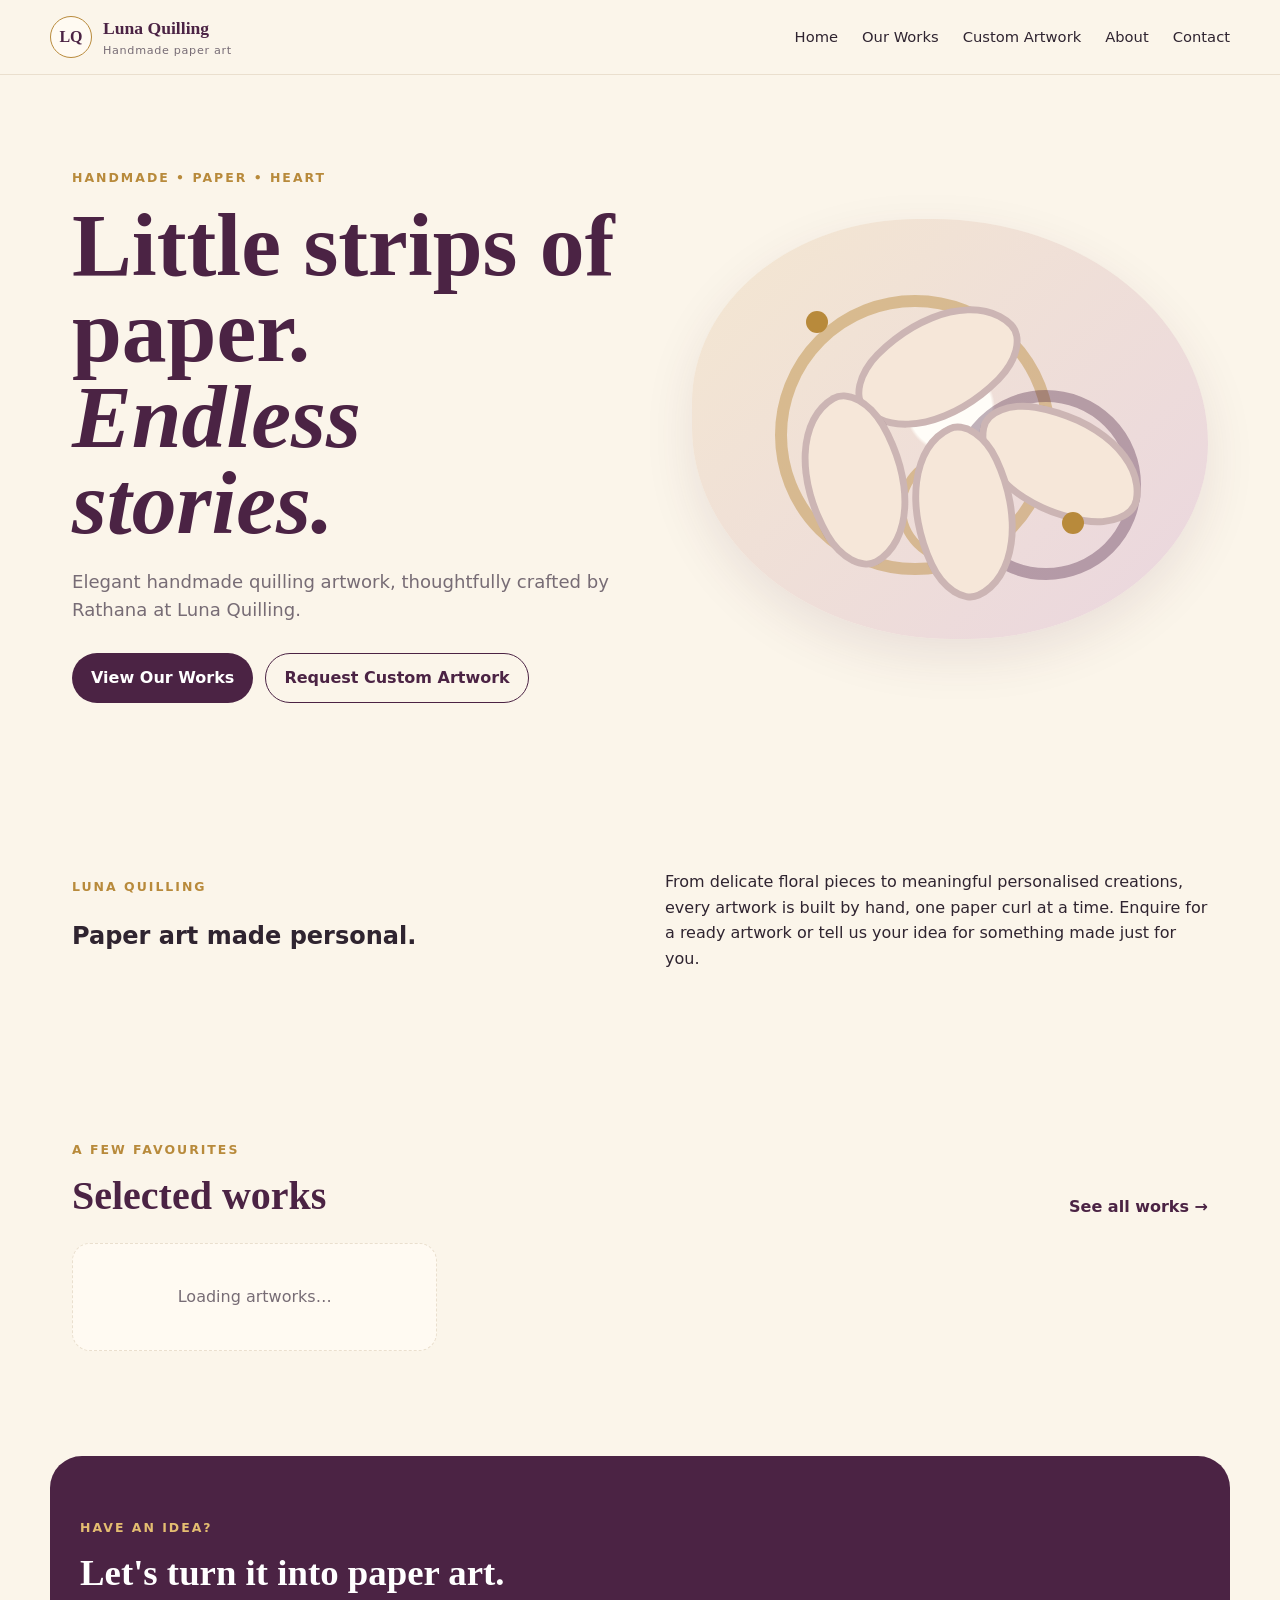
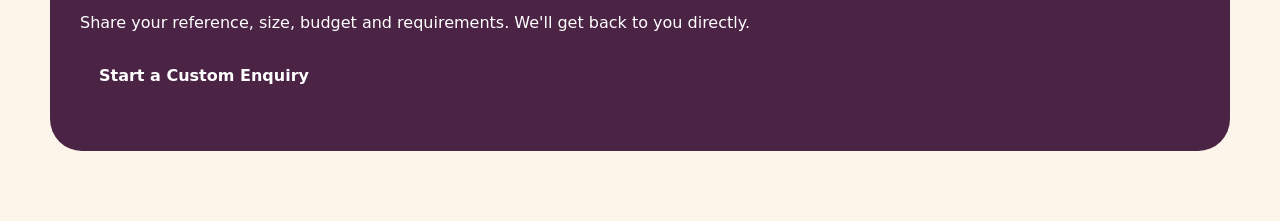
<file: index.html>
<!doctype html>
<html lang="en">
<head>
  <meta charset="utf-8"><meta name="viewport" content="width=device-width,initial-scale=1">
  <meta name="description" content="Luna Quilling — handmade paper quilling art by Rathana. Custom and ready-to-enquire artwork delivered across India.">
  <title>Luna Quilling | Handmade Quilling Art</title>
  <link rel="preconnect" href="https://fonts.googleapis.com"><link rel="preconnect" href="https://fonts.gstatic.com" crossorigin>
  <link href="https://fonts.googleapis.com/css2?family=Cormorant+Garamond:wght@500;600;700&family=DM+Sans:wght@400;500;600&display=swap" rel="stylesheet">
  <link rel="stylesheet" href="styles.css"><script src="config.js"></script><script defer src="script.js"></script>
</head>
<body>
  <div id="site-header"></div>
  <main>
    <section class="hero">
      <div class="hero-copy"><p class="eyebrow">HANDMADE • PAPER • HEART</p><h1>Little strips of paper.<br><em>Endless stories.</em></h1>
      <p class="lead">Elegant handmade quilling artwork, thoughtfully crafted by Rathana at Luna Quilling.</p>
      <div class="actions"><a class="btn btn-primary" href="works.html">View Our Works</a><a class="btn btn-secondary" href="custom.html">Request Custom Artwork</a></div></div>
      <div class="hero-art" aria-hidden="true"><span class="ring r1"></span><span class="ring r2"></span><span class="ring r3"></span><span class="petal p1"></span><span class="petal p2"></span><span class="petal p3"></span><span class="petal p4"></span><span class="dot d1"></span><span class="dot d2"></span></div>
    </section>
    <section class="section intro"><div><p class="eyebrow">LUNA QUILLING</p><h2>Paper art made personal.</h2></div><p>From delicate floral pieces to meaningful personalised creations, every artwork is built by hand, one paper curl at a time. Enquire for a ready artwork or tell us your idea for something made just for you.</p></section>
    <section class="section"><div class="section-heading"><div><p class="eyebrow">A FEW FAVOURITES</p><h2>Selected works</h2></div><a class="text-link" href="works.html">See all works →</a></div><div id="featured-grid" class="art-grid"><div class="loading">Loading artworks…</div></div></section>
    <section class="cta"><div><p class="eyebrow">HAVE AN IDEA?</p><h2>Let's turn it into paper art.</h2><p>Share your reference, size, budget and requirements. We'll get back to you directly.</p></div><a class="btn btn-primary" href="custom.html">Start a Custom Enquiry</a></section>
  </main>
  <div id="site-footer"></div>
</body></html>
</file>
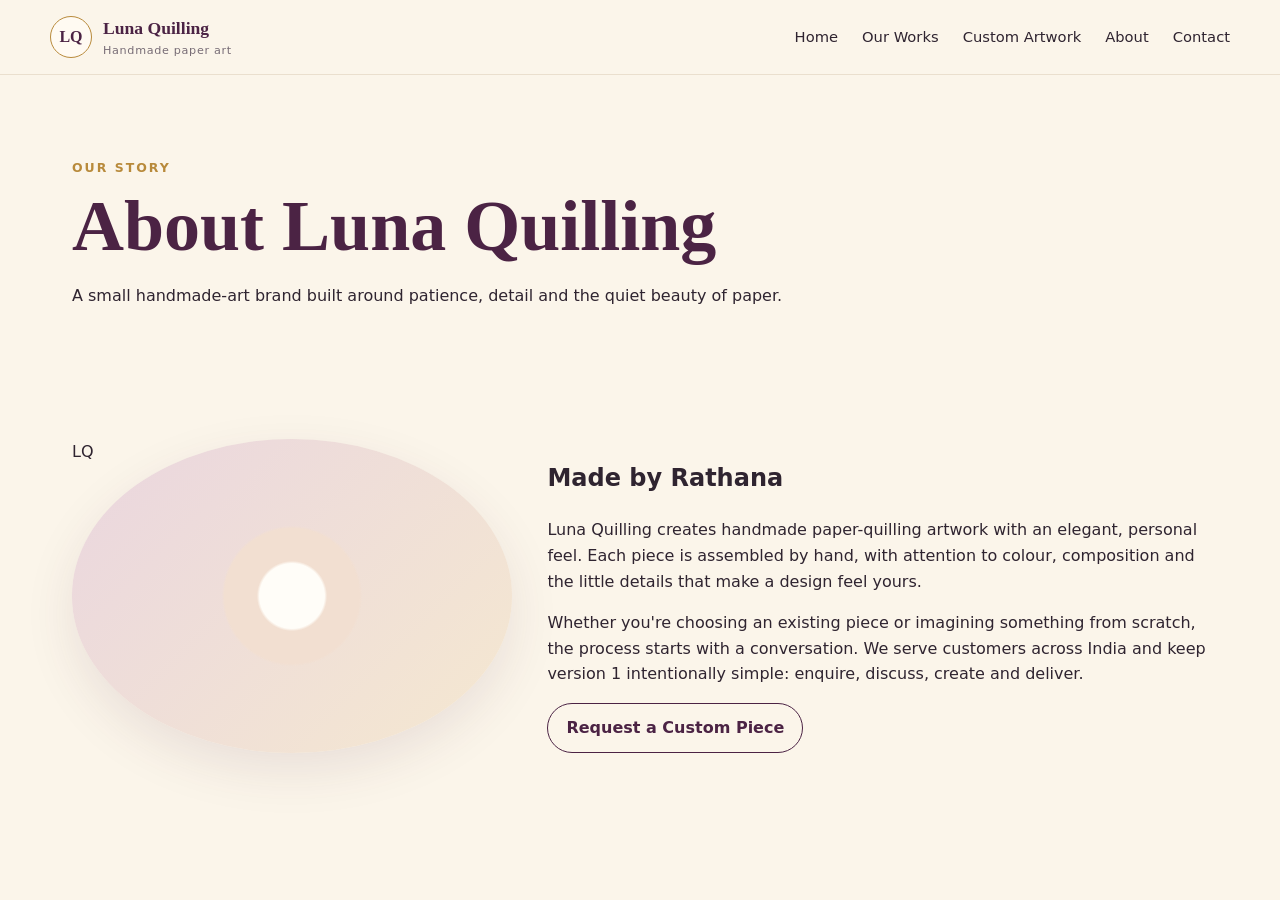
<file: about.html>
<!doctype html>
<html lang="en"><head><meta charset="utf-8"><meta name="viewport" content="width=device-width,initial-scale=1">
<title>About | Luna Quilling</title><link rel="preconnect" href="https://fonts.googleapis.com"><link rel="preconnect" href="https://fonts.gstatic.com" crossorigin><link href="https://fonts.googleapis.com/css2?family=Cormorant+Garamond:wght@500;600;700&family=DM+Sans:wght@400;500;600&display=swap" rel="stylesheet">
<link rel="stylesheet" href="styles.css"><script src="config.js"></script><script defer src="script.js"></script></head>
<body><div id="site-header"></div><main>
<section class="page-hero"><p class="eyebrow">OUR STORY</p><h1>About Luna Quilling</h1><p>A small handmade-art brand built around patience, detail and the quiet beauty of paper.</p></section>
<section class="section story"><div class="story-mark">LQ</div><div><h2>Made by Rathana</h2><p>Luna Quilling creates handmade paper-quilling artwork with an elegant, personal feel. Each piece is assembled by hand, with attention to colour, composition and the little details that make a design feel yours.</p><p>Whether you're choosing an existing piece or imagining something from scratch, the process starts with a conversation. We serve customers across India and keep version 1 intentionally simple: enquire, discuss, create and deliver.</p><a class="btn btn-secondary" href="custom.html">Request a Custom Piece</a></div></section></main><div id="site-footer"></div></body></html>
</file>
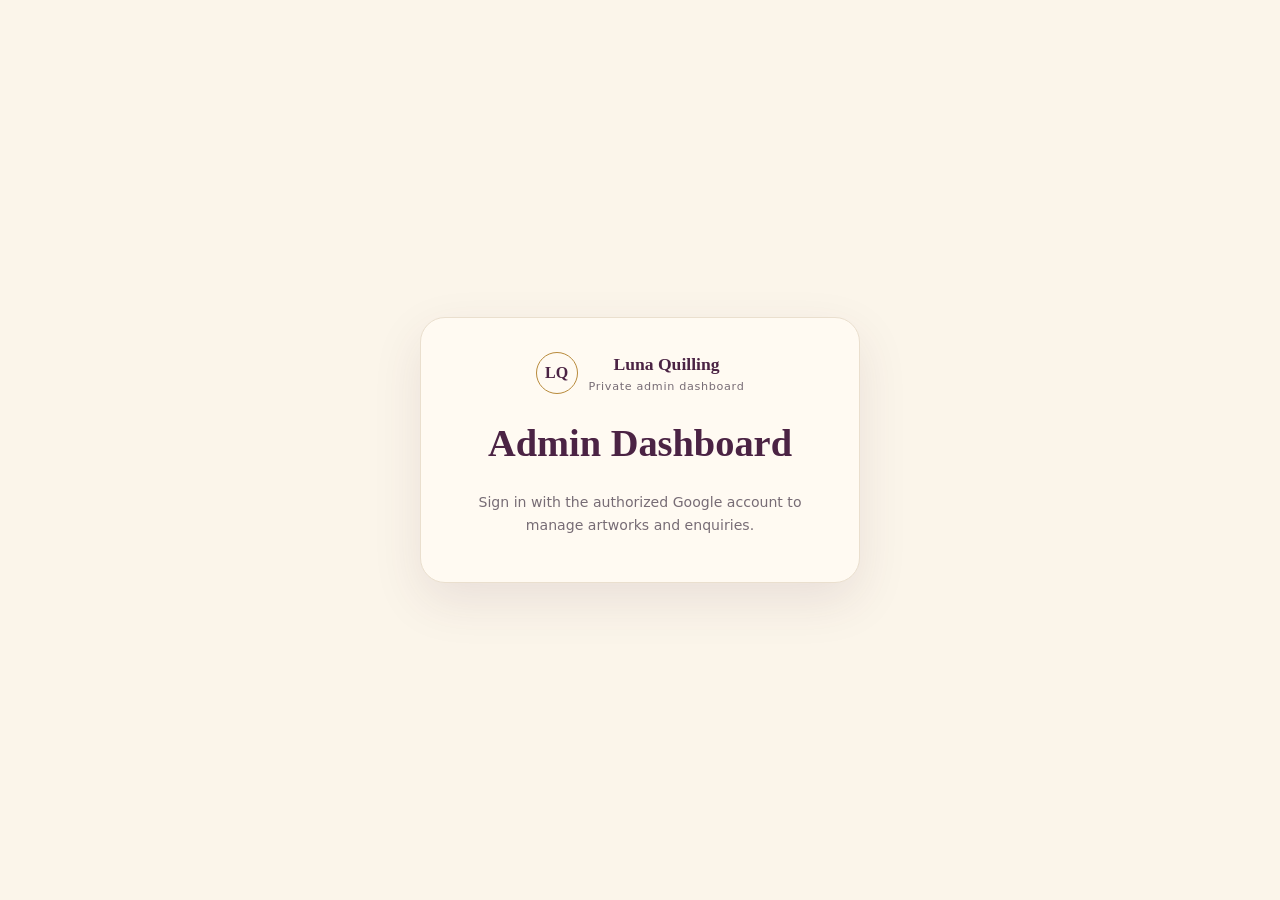
<file: admin.html>
<!doctype html><html lang="en"><head><meta charset="utf-8"><meta name="viewport" content="width=device-width,initial-scale=1"><meta name="robots" content="noindex,nofollow"><title>Luna Quilling Admin</title><link rel="stylesheet" href="styles.css"><script src="config.js"></script><script src="https://accounts.google.com/gsi/client" async defer></script></head><body><div id="login" class="admin-login"><div class="login-card"><div class="brand" style="justify-content:center"><span class="brand-mark">LQ</span><span><strong>Luna Quilling</strong><small>Private admin dashboard</small></span></div><h1>Admin Dashboard</h1><p class="muted">Sign in with the authorized Google account to manage artworks and enquiries.</p><div id="google-button"></div><p id="login-status" class="form-status"></p></div></div><main id="app" class="admin-shell" hidden><div class="admin-top"><div><div class="eyebrow">Private workspace</div><h1>Luna Quilling Dashboard</h1></div><button class="btn btn-secondary" id="logout">Sign out</button></div><div class="admin-note">Customer information is private. This dashboard requires Google sign-in as <strong>lunaquilling@gmail.com</strong>.</div><div class="stats" id="stats"></div><div class="admin-tabs"><button class="admin-tab active" data-tab="artworks">Artworks</button><button class="admin-tab" data-tab="enquiries">Enquiries</button></div><section id="artworks-tab" class="admin-card"><div class="admin-toolbar"><div class="two-actions"><input id="art-search" class="input" placeholder="Search artworks…"><select id="art-status" class="select"><option value="">All statuses</option></select><select id="art-category" class="select"><option value="">All categories</option></select></div><button class="btn btn-primary" id="add-artwork">+ Add Artwork</button></div><div class="admin-table-wrap"><table class="admin-table"><thead><tr><th>Image</th><th>Artwork</th><th>Category</th><th>Price</th><th>Status</th><th>Featured</th><th>Actions</th></tr></thead><tbody id="artworks-body"></tbody></table></div></section><section id="enquiries-tab" class="admin-card" hidden><div class="admin-toolbar"><input id="enquiry-search" class="input" placeholder="Search enquiries…"><select id="enquiry-status" class="select"><option value="">All statuses</option></select></div><div class="admin-table-wrap"><table class="admin-table"><thead><tr><th>ID</th><th>Date</th><th>Customer</th><th>Type</th><th>Artwork</th><th>Status</th><th>Action</th></tr></thead><tbody id="enquiries-body"></tbody></table></div></section></main><div class="modal" id="art-modal"><div class="modal-box"><div class="modal-head"><h2 id="art-modal-title">Add Artwork</h2><button class="close" data-close="art-modal">×</button></div><form id="art-form"><input type="hidden" name="workId"><div class="form-grid"><div class="field full"><label>Artwork image</label><img id="image-preview" class="image-preview" alt="Current artwork"><input class="input" type="file" name="image" accept="image/jpeg,image/png,image/webp"><p class="muted">JPG, PNG or WebP, up to 8 MB.</p></div><div class="field"><label>Title *</label><input class="input" name="title" required></div><div class="field"><label>Category *</label><input class="input" name="category" required></div><div class="field full"><label>Description</label><textarea class="textarea" name="description"></textarea></div><div class="field"><label>Starting price</label><input class="input" name="startingPrice" placeholder="1500"></div><div class="field"><label>Sort order</label><input class="input" type="number" name="sortOrder" value="0"></div><div class="field"><label>Status</label><select class="select" name="status"><option>Active</option><option>Hidden</option><option>Archived</option><option>Deleted</option></select></div><div class="field"><label>Featured</label><select class="select" name="featured"><option value="No">No</option><option value="Yes">Yes</option></select></div></div><p id="art-form-status" class="form-status"></p><div class="actions"><button class="btn btn-primary" type="submit">Save</button><button class="btn btn-secondary" type="button" data-close="art-modal">Cancel</button><button class="btn danger" type="button" id="delete-art" hidden>Delete</button></div></form></div></div><div class="modal" id="enq-modal"><div class="modal-box"><div class="modal-head"><h2>Enquiry Details</h2><button class="close" data-close="enq-modal">×</button></div><div id="enq-detail"></div><div class="form-grid"><div class="field"><label>Status</label><select class="select" id="detail-status"></select></div><div class="field"><label>Notes</label><textarea class="textarea" id="detail-notes"></textarea></div></div><p id="enq-status-msg" class="form-status"></p><button class="btn btn-primary" id="save-enq">Save enquiry</button></div></div><script>
(()=>{const cfg=window.LQ_CONFIG;let token='',data=null,editing=null,enqEditing=null;const $=s=>document.querySelector(s),$$=s=>[...document.querySelectorAll(s)];const esc=v=>String(v??'').replace(/[&<>"']/g,c=>({'&':'&amp;','<':'&lt;','>':'&gt;','"':'&quot;',"'":'&#039;'}[c]));
function msg(el,t,type=''){el.textContent=t;el.className='form-status '+type}
async function admin(op,extra={}){const b=new URLSearchParams({action:'admin',op,idToken:token,...extra});const r=await fetch(cfg.API_URL,{method:'POST',body:b});const d=await r.json();if(!d.ok)throw Error(d.error||'Admin request failed');return d}
window.handleGoogleCredential=async r=>{try{token=r.credential;msg($('#login-status'),'Signing in…');const d=await admin('bootstrap');data=d;$('#login').hidden=true;$('#app').hidden=false;renderAll()}catch(e){token='';msg($('#login-status'),e.message,'error')}};
function initGoogle(){if(!window.google||!cfg.GOOGLE_CLIENT_ID||cfg.GOOGLE_CLIENT_ID.includes('PASTE_')){msg($('#login-status'),'Admin Google OAuth client ID is not configured yet.');return}google.accounts.id.initialize({client_id:cfg.GOOGLE_CLIENT_ID,callback:window.handleGoogleCredential});google.accounts.id.renderButton($('#google-button'),{theme:'outline',size:'large',text:'signin_with',shape:'pill',width:280})}window.addEventListener('load',initGoogle);
function renderStats(){const s=data.stats;$('#stats').innerHTML=[['Total artworks',s.totalArtworks],['Active',s.activeArtworks],['Hidden',s.hiddenArtworks],['Archived',s.archivedArtworks],['Featured',s.featuredArtworks],['New enquiries',s.newEnquiries],['Total enquiries',s.totalEnquiries]].map(x=>`<div class="stat"><strong>${x[1]}</strong><span>${x[0]}</span></div>`).join('')}
function renderFilters(){const cats=data.categories||[];$('#art-category').innerHTML='<option value="">All categories</option>'+cats.map(c=>`<option>${esc(c)}</option>`).join('');$('#art-status').innerHTML='<option value="">All statuses</option>'+(data.artworkStatuses||[]).map(s=>`<option>${esc(s)}</option>`).join('');$('#enquiry-status').innerHTML='<option value="">All statuses</option>'+(data.enquiryStatuses||[]).map(s=>`<option>${esc(s)}</option>`).join('')}
function renderArtworks(){let a=data.artworks||[],q=$('#art-search').value.toLowerCase().trim(),st=$('#art-status').value,cat=$('#art-category').value;if(q)a=a.filter(x=>`${x.workId} ${x.title} ${x.category} ${x.description}`.toLowerCase().includes(q));if(st)a=a.filter(x=>x.status===st);if(cat)a=a.filter(x=>x.category===cat);$('#artworks-body').innerHTML=a.length?a.map(x=>`<tr><td><img src="${esc(x.imageUrl||cfg.PLACEHOLDER_IMAGE)}" style="width:52px;height:52px;object-fit:cover;border-radius:10px" onerror="this.src='${cfg.PLACEHOLDER_IMAGE}'"></td><td><strong>${esc(x.title)}</strong><br><small>${esc(x.workId)}</small></td><td>${esc(x.category)}</td><td>${esc(x.startingPrice||'—')}</td><td><span class="status-pill status-${x.status.toLowerCase()}">${esc(x.status)}</span></td><td>${x.featured?'Yes':'No'}</td><td><div class="actions"><button class="icon-btn" data-edit="${esc(x.workId)}">Edit</button><button class="icon-btn" data-quick="${esc(x.workId)}">${x.status==='Active'?'Hide':x.status==='Hidden'?'Unhide':'Activate'}</button></div></td></tr>`).join(''):'<tr><td colspan="7">No artworks found.</td></tr>'}
function renderEnquiries(){let a=data.enquiries||[],q=$('#enquiry-search').value.toLowerCase().trim(),st=$('#enquiry-status').value;if(q)a=a.filter(x=>`${x.enquiryId} ${x.name} ${x.phone} ${x.email} ${x.artwork} ${x.requirements}`.toLowerCase().includes(q));if(st)a=a.filter(x=>x.status===st);$('#enquiries-body').innerHTML=a.length?a.map(x=>`<tr><td>${esc(x.enquiryId)}</td><td>${new Date(x.dateTime).toLocaleString()}</td><td><strong>${esc(x.name)}</strong><br>${esc(x.phone)}</td><td>${esc(x.type)}</td><td>${esc(x.artwork||'Custom')}</td><td><span class="status-pill status-${x.status.toLowerCase().replace(/\s/g,'-')}">${esc(x.status)}</span></td><td><button class="icon-btn" data-enq="${esc(x.enquiryId)}">Open</button></td></tr>`).join(''):'<tr><td colspan="7">No enquiries found.</td></tr>'}
function renderAll(){renderStats();renderFilters();renderArtworks();renderEnquiries()}
function openArt(w){editing=w||{workId:'',title:'',category:'',description:'',startingPrice:'',imageUrl:'',featured:false,status:'Active',sortOrder:0};const f=$('#art-form');for(const n of ['workId','title','category','description','startingPrice','sortOrder','status'])f.elements[n].value=editing[n]??'';f.elements.featured.value=editing.featured?'Yes':'No';const img=$('#image-preview');img.src=editing.imageUrl||cfg.PLACEHOLDER_IMAGE;img.style.display=editing.imageUrl?'block':'none';$('#art-modal-title').textContent=w?'Edit Artwork':'Add Artwork';$('#delete-art').hidden=!w;$('#art-modal').classList.add('open');}
async function refresh(){data=await admin('bootstrap');renderAll()}
$('#add-artwork').onclick=()=>openArt(null);$('#artworks-body').onclick=e=>{const id=e.target.dataset.edit;if(id)openArt(data.artworks.find(x=>x.workId===id));const quick=e.target.dataset.quick;if(quick){const w=data.artworks.find(x=>x.workId===quick);if(w){const next=w.status==='Active'?'Hidden':w.status==='Hidden'?'Active':w.status==='Archived'?'Active':'Hidden';admin('saveArtwork',{workId:w.workId,title:w.title,category:w.category,description:w.description,startingPrice:w.startingPrice,imageUrl:w.imageUrl,featured:w.featured?'Yes':'No',status:next,sortOrder:w.sortOrder}).then(refresh).catch(err=>alert(err.message))}}};$('#art-form').onsubmit=async e=>{e.preventDefault();const f=e.currentTarget,b=new URLSearchParams();for(const [k,v] of new FormData(f).entries())if(k!=='image')b.set(k,v);const file=f.elements.image.files[0];if(file){const im=await new Promise((res,rej)=>{const r=new FileReader();r.onload=()=>res({name:file.name,mimeType:file.type,data:r.result.split(',')[1]});r.onerror=rej;r.readAsDataURL(file)});b.set('image',JSON.stringify(im))}msg($('#art-form-status'),'Saving…');try{await admin('saveArtwork',Object.fromEntries(b.entries()));msg($('#art-form-status'),'Saved.','success');await refresh();setTimeout(()=>$('#art-modal').classList.remove('open'),350)}catch(err){msg($('#art-form-status'),err.message,'error')}};
$('#delete-art').onclick=async()=>{if(!editing||!confirm('Hide this artwork by marking it Deleted?'))return;try{await admin('deleteArtwork',{workId:editing.workId});$('#art-modal').classList.remove('open');await refresh()}catch(e){msg($('#art-form-status'),e.message,'error')}};
function openEnq(x){enqEditing=x;$('#enq-detail').innerHTML=`<div class="admin-note"><strong>${esc(x.enquiryId)}</strong><br>${esc(x.name)} · ${esc(x.phone)} · ${esc(x.email||'No email')}<br>Type: ${esc(x.type)}<br>Artwork: ${esc(x.artwork||'Custom')}<br>Size: ${esc(x.size||'—')} · Budget: ${esc(x.budget||'—')}<br><br>${esc(x.requirements||'No requirements')} ${x.referenceImage?`<br><br><a target="_blank" rel="noopener" href="${esc(x.referenceImage)}">Open private reference image</a>`:''}</div>`;$('#detail-status').innerHTML=data.enquiryStatuses.map(s=>`<option>${esc(s)}</option>`).join('');$('#detail-status').value=x.status;$('#detail-notes').value=x.notes||'';$('#enq-modal').classList.add('open')}
$('#enquiries-body').onclick=e=>{const id=e.target.dataset.enq;if(id)openEnq(data.enquiries.find(x=>x.enquiryId===id))};$('#save-enq').onclick=async()=>{try{msg($('#enq-status-msg'),'Saving…');const d=await admin('updateEnquiry',{enquiryId:enqEditing.enquiryId,status:$('#detail-status').value,notes:$('#detail-notes').value});enqEditing=d.enquiry;msg($('#enq-status-msg'),'Saved.','success');await refresh()}catch(e){msg($('#enq-status-msg'),e.message,'error')}};
$('#art-form').elements.image.addEventListener('change',e=>{const f=e.target.files[0],img=$('#image-preview');if(!f){img.src=editing?.imageUrl||cfg.PLACEHOLDER_IMAGE;return}img.src=URL.createObjectURL(f);img.style.display='block'});$$('[data-close]').forEach(b=>b.onclick=()=>$('#'+b.dataset.close).classList.remove('open'));$$('.modal').forEach(m=>m.addEventListener('click',e=>{if(e.target===m)m.classList.remove('open')}));$$('.admin-tab').forEach(b=>b.onclick=()=>{$$('.admin-tab').forEach(x=>x.classList.remove('active'));b.classList.add('active');$('#artworks-tab').hidden=b.dataset.tab!=='artworks';$('#enquiries-tab').hidden=b.dataset.tab!=='enquiries'});['art-search','art-status','art-category'].forEach(id=>$('#'+id).addEventListener('input',renderArtworks));$('#enquiry-search').oninput=renderEnquiries;$('#enquiry-status').onchange=renderEnquiries;$('#logout').onclick=()=>{token='';location.reload()};
})();</script></body></html>
</file>
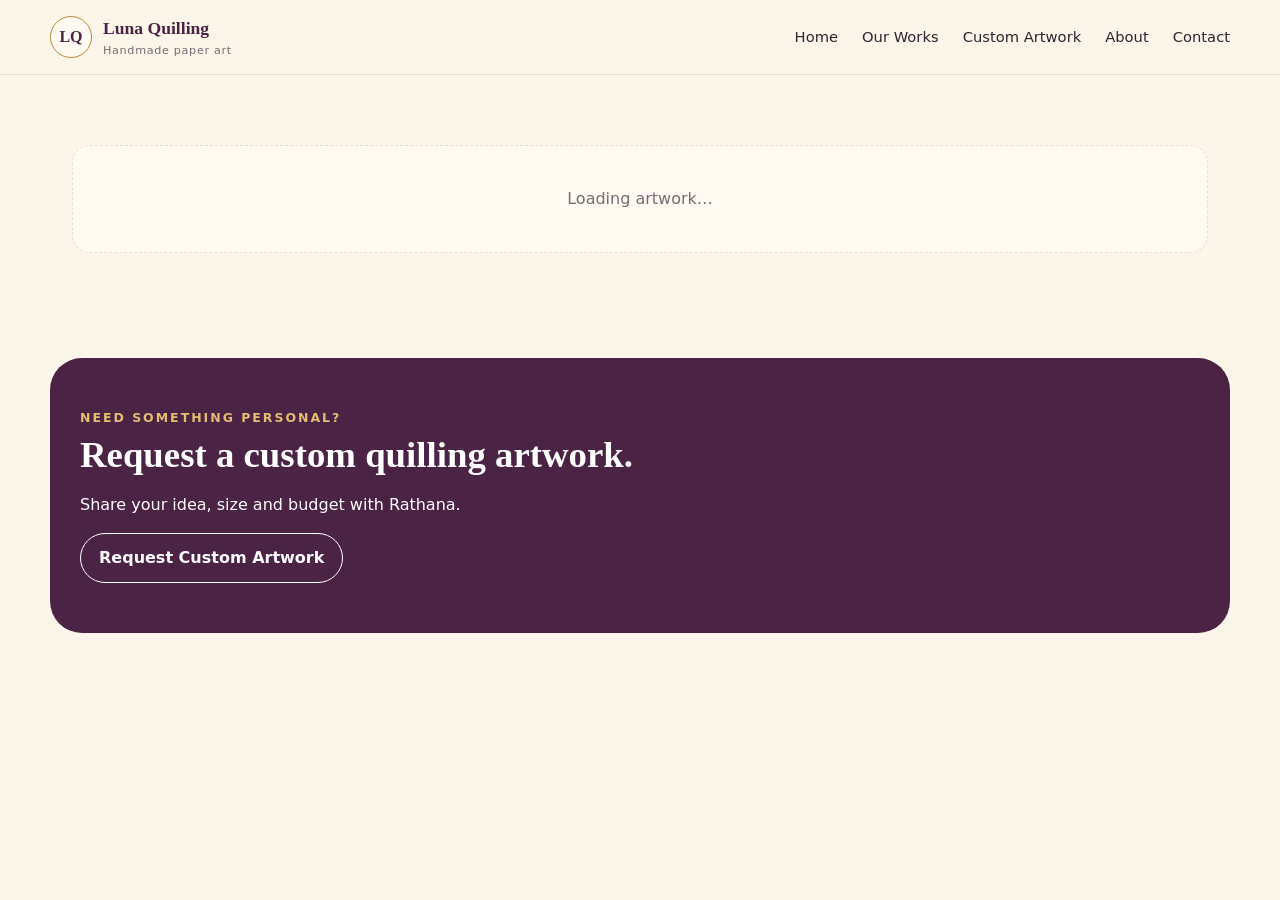
<file: artwork.html>
<!doctype html><html lang="en"><head><meta charset="utf-8"><meta name="viewport" content="width=device-width,initial-scale=1"><meta name="description" content="Luna Quilling handmade artwork details"><title>Artwork | Luna Quilling</title><link rel="stylesheet" href="styles.css"><script src="config.js"></script><script defer src="script.js"></script></head><body><div id="site-header"></div><main class="section" id="artwork-detail"><div class="loading">Loading artwork…</div></main><div class="cta"><div class="eyebrow">Need something personal?</div><h2>Request a custom quilling artwork.</h2><p>Share your idea, size and budget with Rathana.</p><a class="btn btn-secondary" href="custom.html">Request Custom Artwork</a></div><div id="site-footer"></div></body></html>
</file>
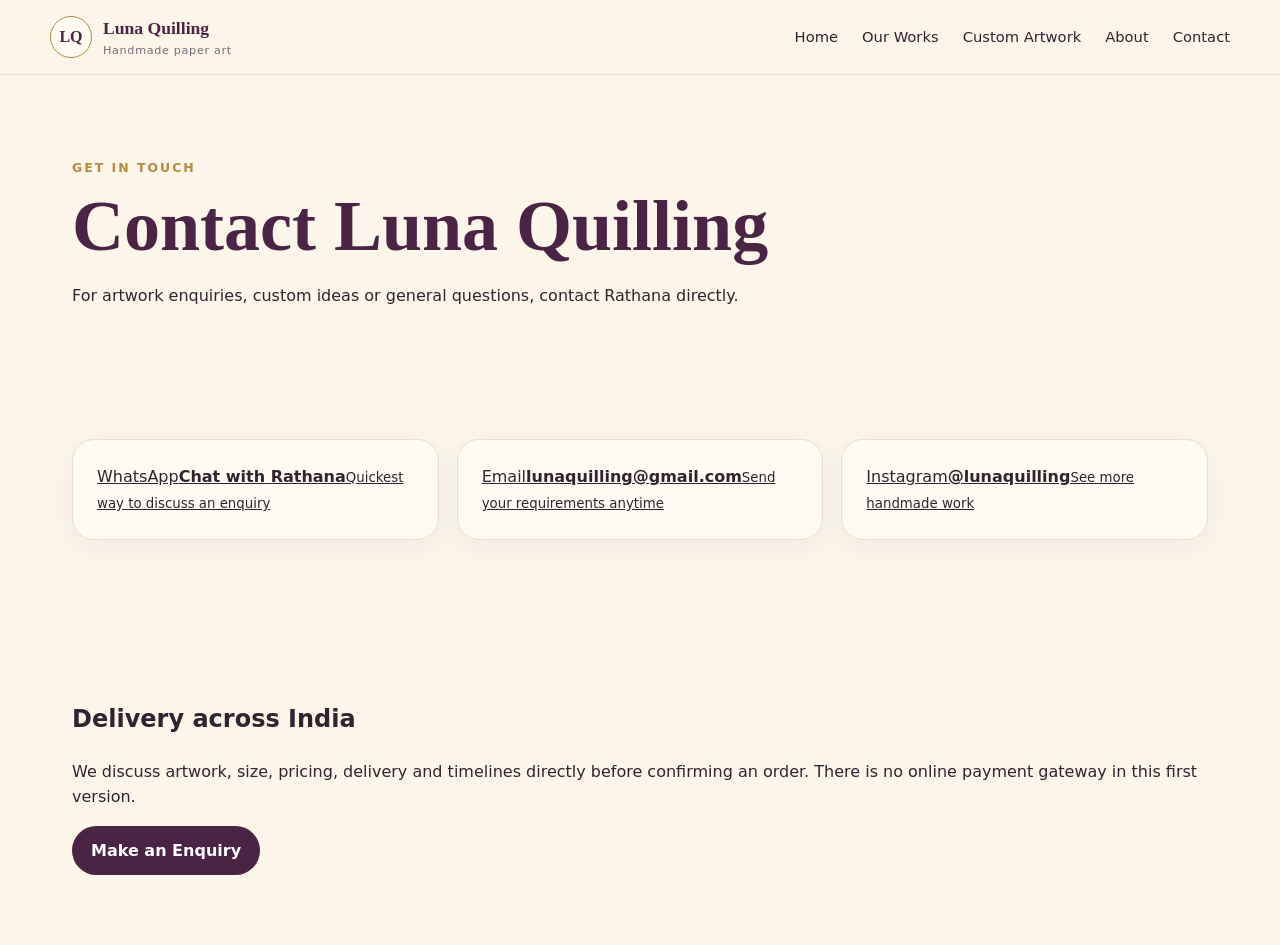
<file: contact.html>
<!doctype html>
<html lang="en"><head><meta charset="utf-8"><meta name="viewport" content="width=device-width,initial-scale=1">
<title>Contact | Luna Quilling</title><link rel="preconnect" href="https://fonts.googleapis.com"><link rel="preconnect" href="https://fonts.gstatic.com" crossorigin><link href="https://fonts.googleapis.com/css2?family=Cormorant+Garamond:wght@500;600;700&family=DM+Sans:wght@400;500;600&display=swap" rel="stylesheet">
<link rel="stylesheet" href="styles.css"><script src="config.js"></script><script defer src="script.js"></script></head>
<body><div id="site-header"></div><main>
<section class="page-hero"><p class="eyebrow">GET IN TOUCH</p><h1>Contact Luna Quilling</h1><p>For artwork enquiries, custom ideas or general questions, contact Rathana directly.</p></section>
<section class="section contact-grid"><a class="contact-card" id="whatsapp-link" href="https://wa.me/917200302709?text=Hello%20Rathana%2C%20I%20would%20like%20to%20enquire%20about%20Luna%20Quilling%20artwork." target="_blank" rel="noopener"><span>WhatsApp</span><strong>Chat with Rathana</strong><small>Quickest way to discuss an enquiry</small></a><a class="contact-card" href="mailto:lunaquilling@gmail.com"><span>Email</span><strong>lunaquilling@gmail.com</strong><small>Send your requirements anytime</small></a><a class="contact-card" href="https://www.instagram.com/lunaquilling/" target="_blank" rel="noopener"><span>Instagram</span><strong>@lunaquilling</strong><small>See more handmade work</small></a></section>
<section class="section contact-note"><h2>Delivery across India</h2><p>We discuss artwork, size, pricing, delivery and timelines directly before confirming an order. There is no online payment gateway in this first version.</p><a class="btn btn-primary" href="custom.html">Make an Enquiry</a></section></main><div id="site-footer"></div></body></html>
</file>
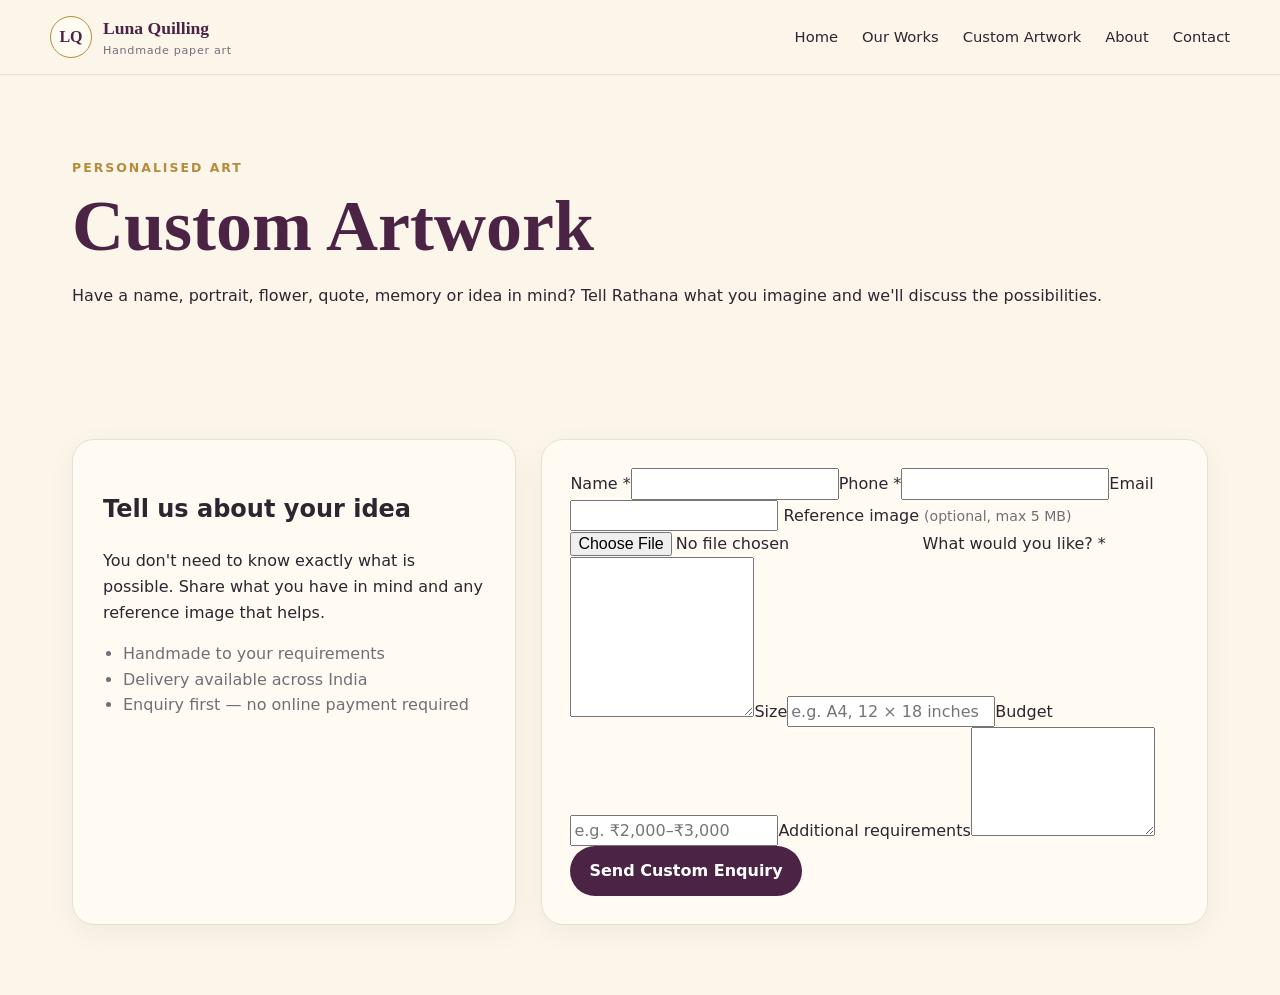
<file: custom.html>
<!doctype html>
<html lang="en"><head><meta charset="utf-8"><meta name="viewport" content="width=device-width,initial-scale=1">
<meta name="description" content="Request a personalised handmade quilling artwork from Luna Quilling."><title>Custom Artwork | Luna Quilling</title>
<link rel="preconnect" href="https://fonts.googleapis.com"><link rel="preconnect" href="https://fonts.gstatic.com" crossorigin><link href="https://fonts.googleapis.com/css2?family=Cormorant+Garamond:wght@500;600;700&family=DM+Sans:wght@400;500;600&display=swap" rel="stylesheet">
<link rel="stylesheet" href="styles.css"><script src="config.js"></script><script defer src="script.js"></script></head>
<body><div id="site-header"></div><main>
<section class="page-hero"><p class="eyebrow">PERSONALISED ART</p><h1>Custom Artwork</h1><p>Have a name, portrait, flower, quote, memory or idea in mind? Tell Rathana what you imagine and we'll discuss the possibilities.</p></section>
<section class="section form-layout"><div class="form-intro"><h2>Tell us about your idea</h2><p>You don't need to know exactly what is possible. Share what you have in mind and any reference image that helps.</p><ul class="feature-list"><li>Handmade to your requirements</li><li>Delivery available across India</li><li>Enquiry first — no online payment required</li></ul></div>
<form id="custom-form" class="enquiry-form" enctype="multipart/form-data"><input type="hidden" name="source" value="Website"><input type="hidden" name="enquiryType" value="Custom Artwork"><input class="honeypot" name="website" tabindex="-1" autocomplete="off">
<label>Name *<input name="name" required maxlength="100"></label><label>Phone *<input name="phone" required inputmode="tel" maxlength="20"></label><label>Email<input name="email" type="email" maxlength="150"></label>
<label>Reference image <span class="muted">(optional, max 5 MB)</span><input id="custom-reference" name="referenceImage" type="file" accept="image/jpeg,image/png,image/webp,image/heic"></label>
<label>What would you like? *<textarea name="requirements" required maxlength="3000" rows="6"></textarea></label><label>Size<input name="size" maxlength="100" placeholder="e.g. A4, 12 × 18 inches"></label><label>Budget<input name="budget" maxlength="100" placeholder="e.g. ₹2,000–₹3,000"></label><label>Additional requirements<textarea name="additionalRequirements" maxlength="2000" rows="4"></textarea></label>
<button class="btn btn-primary" type="submit">Send Custom Enquiry</button><div id="custom-status" class="form-status" role="status"></div></form></section></main><div id="site-footer"></div></body></html>
</file>
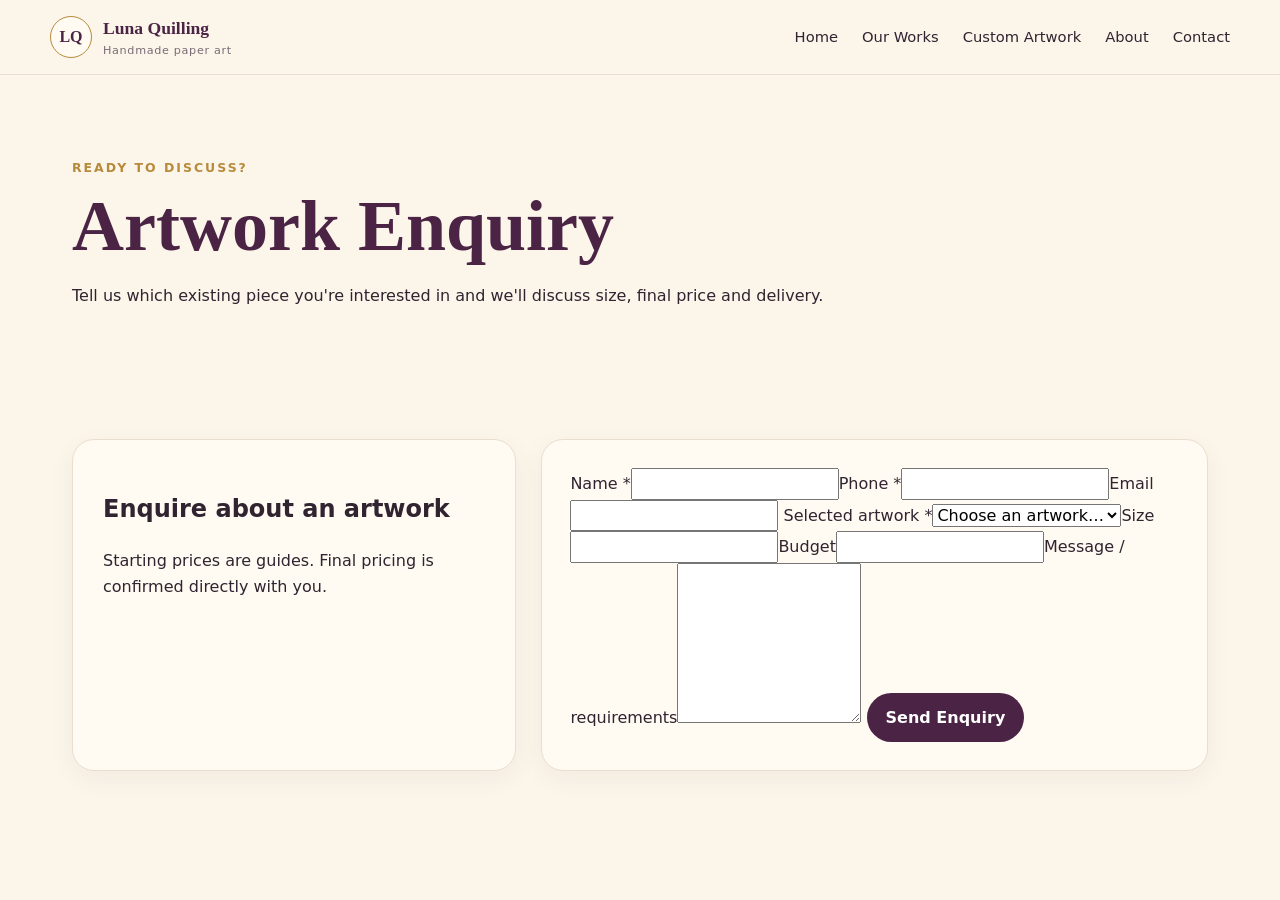
<file: enquire.html>
<!doctype html>
<html lang="en"><head><meta charset="utf-8"><meta name="viewport" content="width=device-width,initial-scale=1"><title>Artwork Enquiry | Luna Quilling</title>
<link rel="preconnect" href="https://fonts.googleapis.com"><link rel="preconnect" href="https://fonts.gstatic.com" crossorigin><link href="https://fonts.googleapis.com/css2?family=Cormorant+Garamond:wght@500;600;700&family=DM+Sans:wght@400;500;600&display=swap" rel="stylesheet">
<link rel="stylesheet" href="styles.css"><script src="config.js"></script><script defer src="script.js"></script></head>
<body><div id="site-header"></div><main><section class="page-hero"><p class="eyebrow">READY TO DISCUSS?</p><h1>Artwork Enquiry</h1><p>Tell us which existing piece you're interested in and we'll discuss size, final price and delivery.</p></section>
<section class="section form-layout"><div class="form-intro"><h2>Enquire about an artwork</h2><p>Starting prices are guides. Final pricing is confirmed directly with you.</p></div>
<form id="artwork-enquiry-form" class="enquiry-form"><input type="hidden" name="source" value="Website"><input type="hidden" name="enquiryType" value="Existing Artwork"><input class="honeypot" name="website" tabindex="-1" autocomplete="off">
<label>Name *<input name="name" required maxlength="100"></label><label>Phone *<input name="phone" required inputmode="tel" maxlength="20"></label><label>Email<input name="email" type="email" maxlength="150"></label>
<label>Selected artwork *<select id="selected-artwork" name="artwork" required><option value="">Choose an artwork…</option></select></label><label>Size<input name="size" maxlength="100"></label><label>Budget<input name="budget" maxlength="100"></label><label>Message / requirements<textarea name="requirements" required maxlength="3000" rows="6"></textarea></label>
<button class="btn btn-primary" type="submit">Send Enquiry</button><div id="artwork-status" class="form-status" role="status"></div></form></section></main><div id="site-footer"></div></body></html>
</file>
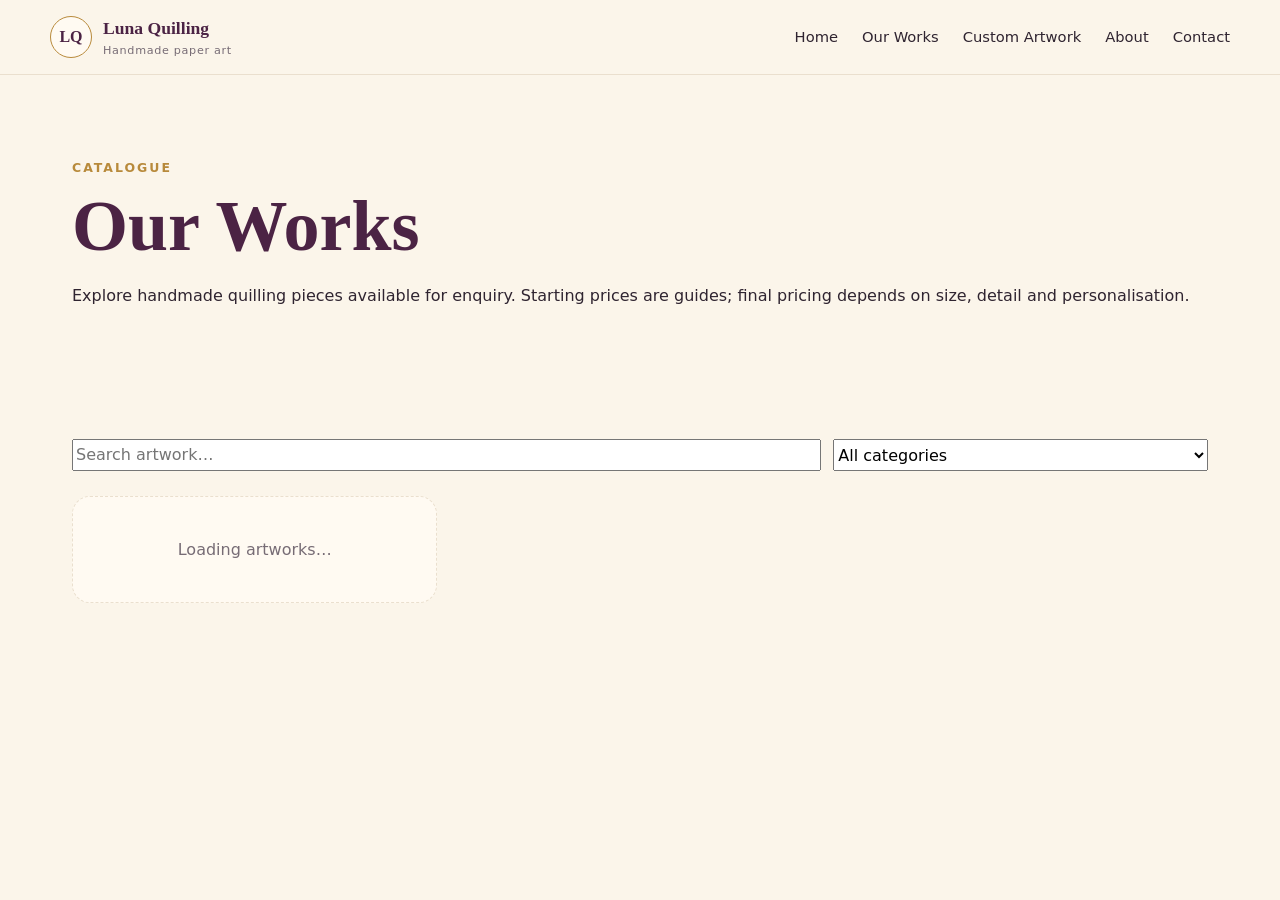
<file: works.html>
<!doctype html>
<html lang="en"><head><meta charset="utf-8"><meta name="viewport" content="width=device-width,initial-scale=1">
<meta name="description" content="Browse Luna Quilling handmade artwork catalogue."><title>Our Works | Luna Quilling</title>
<link rel="preconnect" href="https://fonts.googleapis.com"><link rel="preconnect" href="https://fonts.gstatic.com" crossorigin><link href="https://fonts.googleapis.com/css2?family=Cormorant+Garamond:wght@500;600;700&family=DM+Sans:wght@400;500;600&display=swap" rel="stylesheet">
<link rel="stylesheet" href="styles.css"><script src="config.js"></script><script defer src="script.js"></script></head>
<body><div id="site-header"></div><main>
<section class="page-hero"><p class="eyebrow">CATALOGUE</p><h1>Our Works</h1><p>Explore handmade quilling pieces available for enquiry. Starting prices are guides; final pricing depends on size, detail and personalisation.</p></section>
<section class="section"><div class="filters"><input id="search-input" type="search" placeholder="Search artwork…"><select id="category-filter"><option value="">All categories</option></select></div><div id="catalogue-grid" class="art-grid"><div class="loading">Loading artworks…</div></div></section></main><div id="site-footer"></div></body></html>
</file>
<file: styles.css>
:root{--cream:#fbf5ea;--paper:#fffaf2;--plum:#4b2344;--plum2:#6e3c65;--gold:#b88a3b;--ink:#2f2430;--muted:#776c75;--line:#eadfce;--shadow:0 18px 50px rgba(75,35,68,.10);--radius:22px}*{box-sizing:border-box}html{scroll-behavior:smooth}body{margin:0;background:var(--cream);color:var(--ink);font-family:Inter,system-ui,-apple-system,BlinkMacSystemFont,"Segoe UI",sans-serif;line-height:1.6}a{color:inherit}button,input,select,textarea{font:inherit}button{cursor:pointer}.site-header{position:sticky;top:0;z-index:50;display:flex;align-items:center;justify-content:space-between;padding:14px max(18px,calc((100vw - 1180px)/2));background:rgba(251,245,234,.94);backdrop-filter:blur(14px);border-bottom:1px solid var(--line)}.brand{display:flex;gap:11px;align-items:center;text-decoration:none;color:var(--plum)}.brand-mark{width:42px;height:42px;border:1px solid var(--gold);border-radius:50%;display:grid;place-items:center;font-family:Georgia,serif;font-weight:700;background:var(--paper)}.brand strong{display:block;font-family:Georgia,serif;font-size:1.1rem}.brand small{display:block;font-size:.7rem;color:var(--muted);letter-spacing:.06em}.nav{display:flex;gap:24px;align-items:center}.nav a{text-decoration:none;font-size:.92rem;color:var(--ink)}.nav a:hover{color:var(--plum)}.menu-toggle{display:none;border:0;background:transparent;font-size:1.5rem;color:var(--plum)}.hero,.page-hero{max-width:1180px;margin:auto;padding:80px 22px}.hero{min-height:620px;display:grid;grid-template-columns:1.05fr .95fr;align-items:center;gap:50px}.eyebrow{color:var(--gold);font-size:.78rem;font-weight:800;letter-spacing:.16em;text-transform:uppercase}.hero h1,.page-hero h1{font:700 clamp(2.8rem,7vw,5.7rem)/.96 Georgia,serif;color:var(--plum);margin:14px 0 22px}.page-hero{padding:70px 22px 45px}.page-hero h1{font-size:clamp(2.4rem,6vw,4.5rem)}.lead{font-size:1.13rem;color:var(--muted);max-width:620px}.actions{display:flex;gap:12px;flex-wrap:wrap;margin-top:28px}.btn{display:inline-flex;align-items:center;justify-content:center;min-height:46px;padding:11px 18px;border-radius:999px;text-decoration:none;border:1px solid transparent;font-weight:750;transition:.2s ease}.btn-primary{background:var(--plum);color:white}.btn-primary:hover{transform:translateY(-1px);background:#35152f}.btn-secondary{background:transparent;color:var(--plum);border-color:var(--plum)}.btn-small{min-height:38px;padding:7px 13px;font-size:.86rem}.hero-art{position:relative;min-height:420px;border-radius:45% 55% 48% 52%;background:radial-gradient(circle at 50% 45%,#fffdf8 0 12%,transparent 13%),linear-gradient(135deg,#f4e7d1,#ead6df);box-shadow:var(--shadow);overflow:hidden}.ring{position:absolute;border:12px solid rgba(184,138,59,.45);border-radius:50%}.r1{width:280px;height:280px;left:16%;top:18%}.r2{width:190px;height:190px;right:13%;bottom:14%;border-color:rgba(75,35,68,.35)}.r3{width:110px;height:110px;left:40%;bottom:18%;border-width:8px}.petal{position:absolute;width:110px;height:170px;border-radius:70% 30% 70% 30%;background:#f6e7d9;border:7px solid rgba(75,35,68,.25);transform:rotate(45deg)}.p1{left:37%;top:15%}.p2{left:21%;top:42%;transform:rotate(-30deg)}.p3{right:18%;top:38%;transform:rotate(100deg)}.p4{left:42%;bottom:10%;transform:rotate(155deg)}.dot{position:absolute;width:22px;height:22px;background:var(--gold);border-radius:50%}.d1{left:22%;top:22%}.d2{right:24%;bottom:25%}.section{max-width:1180px;margin:auto;padding:70px 22px}.intro{display:grid;grid-template-columns:1fr 1fr;gap:50px;align-items:center}.section-heading{display:flex;justify-content:space-between;gap:20px;align-items:end;margin-bottom:24px}.section-heading h2{margin:5px 0 0;font:700 2.5rem Georgia,serif;color:var(--plum)}.text-link{color:var(--plum);font-weight:700;text-decoration:none}.art-grid{display:grid;grid-template-columns:repeat(3,1fr);gap:20px}.art-card,.contact-card,.form-intro,.enquiry-form,.admin-card,.stat{background:var(--paper);border:1px solid var(--line);border-radius:var(--radius);box-shadow:0 8px 28px rgba(75,35,68,.05)}.art-card{overflow:hidden}.art-image{display:block;aspect-ratio:1/1;background:#f1e8dc}.art-image img{width:100%;height:100%;object-fit:cover;display:block}.art-body{padding:18px}.tag{display:inline-block;font-size:.72rem;font-weight:800;letter-spacing:.08em;text-transform:uppercase;color:var(--gold)}.art-body h3{margin:7px 0;font:700 1.3rem Georgia,serif;color:var(--plum)}.art-body p{color:var(--muted);min-height:50px;margin:0 0 16px}.art-bottom{display:flex;align-items:center;justify-content:space-between;gap:10px}.cta{max-width:1180px;margin:35px auto 70px;padding:50px 30px;background:var(--plum);color:white;border-radius:32px}.cta h2{font:700 2.3rem Georgia,serif;margin:5px 0}.cta .eyebrow{color:#e4bd71}.cta .btn-secondary{color:white;border-color:#fff}.filters{display:grid;grid-template-columns:2fr 1fr;gap:12px;margin-bottom:25px}.input,.select,.textarea{width:100%;border:1px solid var(--line);border-radius:14px;background:white;padding:13px 14px;outline:none}.input:focus,.select:focus,.textarea:focus{border-color:var(--gold);box-shadow:0 0 0 3px rgba(184,138,59,.12)}.textarea{min-height:130px;resize:vertical}.loading,.empty{padding:40px;text-align:center;color:var(--muted);background:var(--paper);border:1px dashed var(--line);border-radius:18px}.form-layout{display:grid;grid-template-columns:.8fr 1.2fr;gap:25px}.form-intro{padding:30px}.feature-list{padding-left:20px;color:var(--muted)}.enquiry-form{padding:28px}.form-grid{display:grid;grid-template-columns:1fr 1fr;gap:15px}.field{margin-bottom:15px}.field label{display:block;font-weight:700;margin-bottom:6px}.field.full{grid-column:1/-1}.muted{color:var(--muted);font-size:.88rem}.form-status{margin-top:15px;padding:12px;border-radius:12px;display:none}.form-status.success,.form-status.error{display:block}.form-status.success{background:#eaf5e9;color:#28622a}.form-status.error{background:#fae8e8;color:#8c2525}.honeypot{position:absolute;left:-10000px}.contact-grid{display:grid;grid-template-columns:repeat(3,1fr);gap:18px}.contact-card{padding:24px}.contact-card h3{font:700 1.35rem Georgia,serif;color:var(--plum)}.contact-card a{color:var(--plum);font-weight:700}.story{display:grid;grid-template-columns:.8fr 1.2fr;gap:35px}.story-mark{min-height:260px;border-radius:50%;background:radial-gradient(circle,#fffdf8 0 12%,#f2dfd1 13% 25%,transparent 26%),linear-gradient(135deg,#ead6df,#f5e8d0);box-shadow:var(--shadow)}.footer{max-width:1180px;margin:auto;padding:50px 22px 30px;border-top:1px solid var(--line);display:grid;grid-template-columns:1fr auto;gap:25px}.footer-links{display:flex;flex-wrap:wrap;gap:18px;align-items:center}.footer-links a{text-decoration:none}.footer>small{grid-column:1/-1;color:var(--muted)}
/* Admin */.admin-shell{max-width:1280px;margin:auto;padding:24px}.admin-top{display:flex;justify-content:space-between;align-items:center;gap:15px;margin-bottom:20px}.admin-top h1{font:700 2rem Georgia,serif;color:var(--plum);margin:0}.admin-tabs{display:flex;gap:8px;overflow:auto;margin-bottom:20px}.admin-tab{border:1px solid var(--line);background:var(--paper);padding:10px 15px;border-radius:999px}.admin-tab.active{background:var(--plum);color:#fff}.stats{display:grid;grid-template-columns:repeat(6,1fr);gap:12px}.stat{padding:18px}.stat strong{display:block;font-size:1.7rem;color:var(--plum)}.stat span{font-size:.82rem;color:var(--muted)}.admin-card{padding:20px;margin-top:20px}.admin-toolbar{display:flex;gap:10px;justify-content:space-between;align-items:center;margin-bottom:15px;flex-wrap:wrap}.admin-table-wrap{overflow:auto}.admin-table{width:100%;border-collapse:collapse;min-width:850px}.admin-table th,.admin-table td{padding:11px;border-bottom:1px solid var(--line);text-align:left;font-size:.9rem}.admin-table th{color:var(--plum)}.status-pill{display:inline-block;border-radius:999px;padding:4px 9px;font-size:.72rem;font-weight:800;background:#eee}.status-active{background:#e8f5e8;color:#27652d}.status-new{background:#fff1ce;color:#815b00}.status-hidden,.status-archived,.status-cancelled{background:#eee;color:#666}.status-confirmed,.status-completed{background:#e4f1fa;color:#225a78}.status-progress{background:#eee6f4;color:#653b70}.modal{position:fixed;inset:0;z-index:100;background:rgba(32,18,30,.5);display:none;align-items:center;justify-content:center;padding:15px}.modal.open{display:flex}.modal-box{width:min(720px,100%);max-height:92vh;overflow:auto;background:var(--paper);border-radius:24px;padding:24px}.modal-head{display:flex;justify-content:space-between;align-items:center}.close{border:0;background:transparent;font-size:1.6rem}.image-preview{width:130px;height:130px;object-fit:cover;border-radius:15px;border:1px solid var(--line);display:none}.admin-login{min-height:100vh;display:grid;place-items:center;padding:20px}.login-card{width:min(440px,100%);padding:32px;background:var(--paper);border:1px solid var(--line);border-radius:25px;box-shadow:var(--shadow);text-align:center}.login-card h1{font:700 2.4rem Georgia,serif;color:var(--plum)}.danger{background:#8f3030!important;color:#fff!important}.icon-btn{border:1px solid var(--line);background:white;border-radius:10px;padding:7px 10px}.two-actions{display:flex;gap:8px;flex-wrap:wrap}.admin-note{padding:12px;background:#f4eadb;border-radius:12px;color:#654f3c;font-size:.86rem}
@media(max-width:900px){.hero,.intro,.form-layout,.story{grid-template-columns:1fr}.art-grid{grid-template-columns:repeat(2,1fr)}.contact-grid{grid-template-columns:1fr 1fr}.stats{grid-template-columns:repeat(3,1fr)}.nav{display:none;position:absolute;top:70px;left:0;right:0;padding:15px 20px;background:var(--cream);border-bottom:1px solid var(--line);flex-direction:column;align-items:flex-start}.nav.open{display:flex}.menu-toggle{display:block}}
@media(max-width:600px){.site-header{padding:12px 15px}.hero,.page-hero,.section{padding:48px 16px}.hero{min-height:auto}.hero-art{min-height:320px}.art-grid,.contact-grid{grid-template-columns:1fr}.filters,.form-grid{grid-template-columns:1fr}.field.full{grid-column:auto}.footer{grid-template-columns:1fr;padding:35px 16px}.footer-links{flex-direction:column;align-items:flex-start}.stats{grid-template-columns:1fr 1fr}.admin-shell{padding:15px}.admin-top{align-items:flex-start}.admin-top h1{font-size:1.5rem}.modal-box{padding:18px}.art-bottom{align-items:flex-start;flex-direction:column}}
</file>
